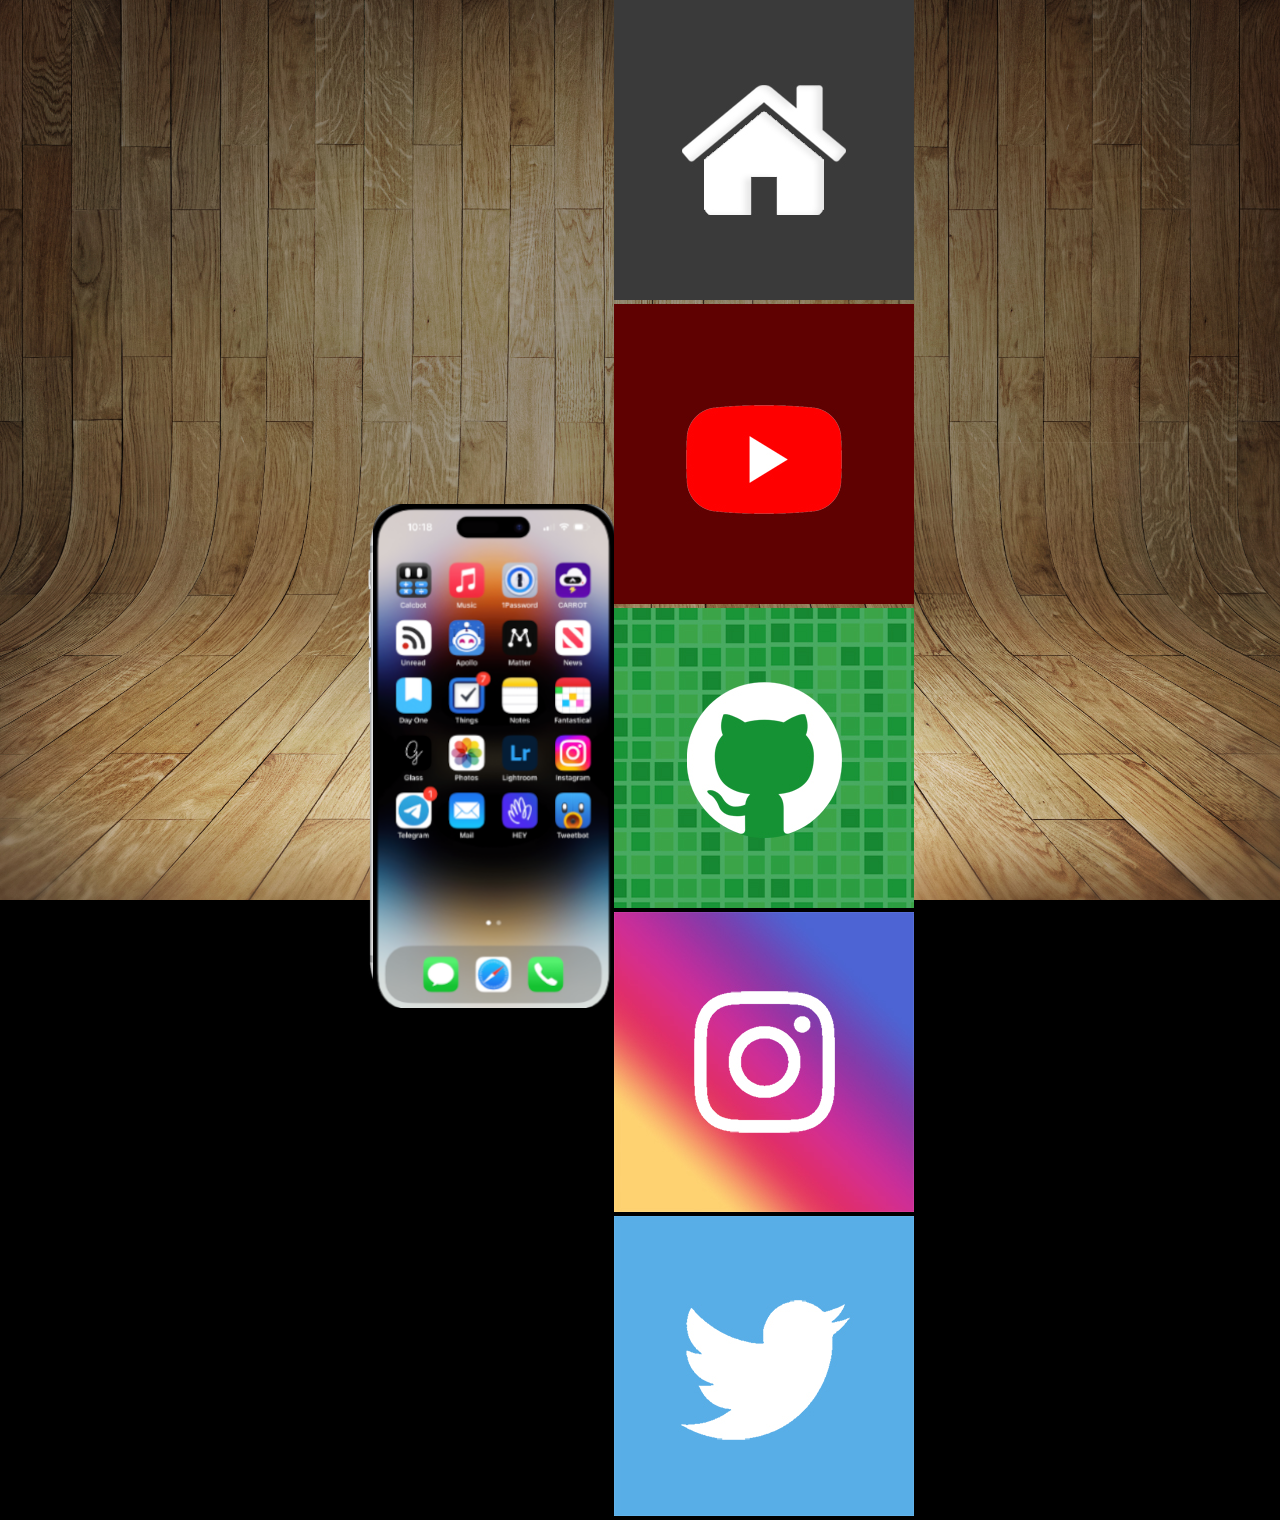
<file: index.html>
<!DOCTYPE html>
<html lang="pt-br">
<head>
    <meta charset="UTF-8">
    <meta name="viewport" content="width=device-width, initial-scale=1.0">
    <link rel="shortcut icon" href="favicon.ico" type="image/x-icon">
    <link rel="stylesheet" href="estilos/style.css">
    <title>Redes Sociais</title>
</head>
<body>
    <main>
        <section id="telefone">
            <iframe src="home.html" frameborder="0" name="tela" id="tela"></iframe>
        </section>
        <section id="redes-sociais">
            <a href="home.html" target="tela"><img src="imagens/logo-home.jpg" alt=""></a><br>
            <a href="youtube.html" target="tela"><img src="imagens/logo-youtube.jpg" alt=""></a><br>
            <a href="github.html" target="tela"><img src="imagens/logo-github.jpg" alt=""></a><br>
            <a href="insta.html" target="tela"><img src="imagens/logo-instagram.jpg" alt=""></a><br>
            <a href="twitter.html" target="tela"><img src="imagens/logo-twitter.jpg" alt=""></a>
            

        </section>
    </main>
    
</body>
</html>
</file>
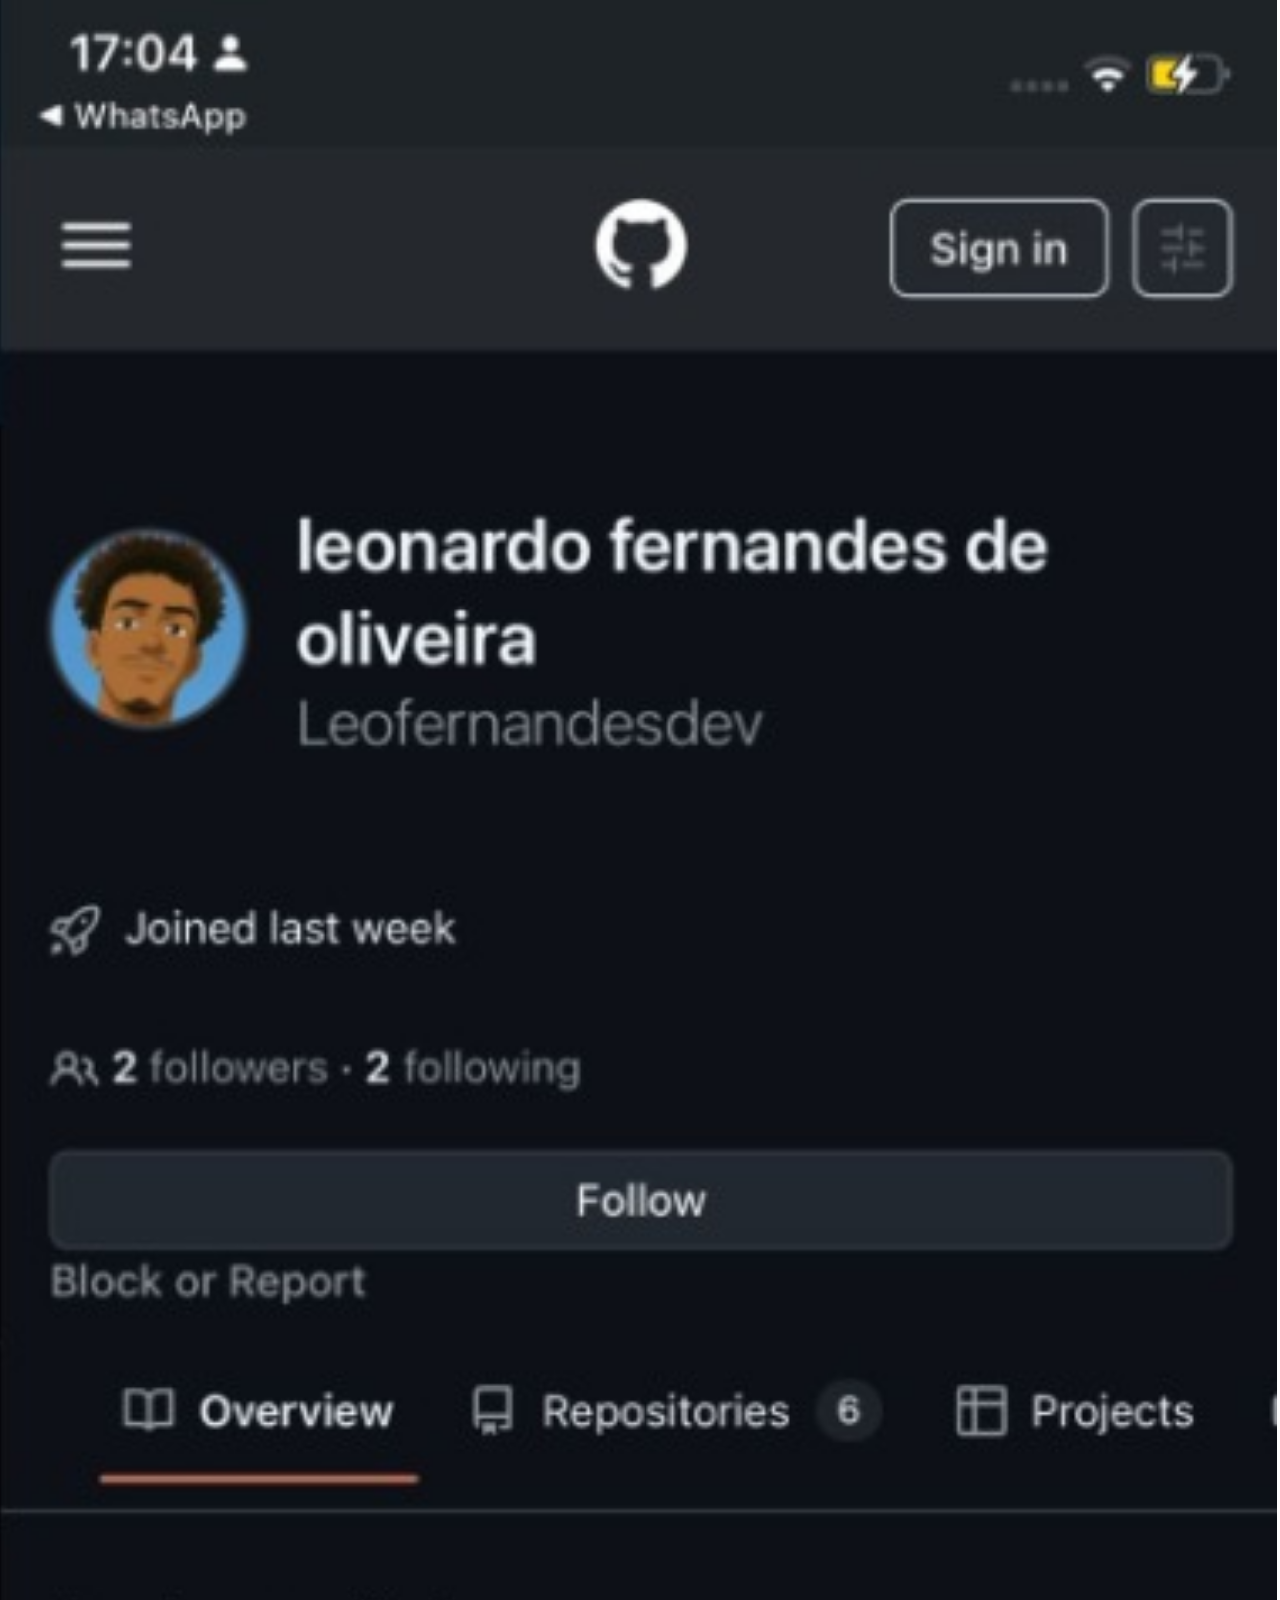
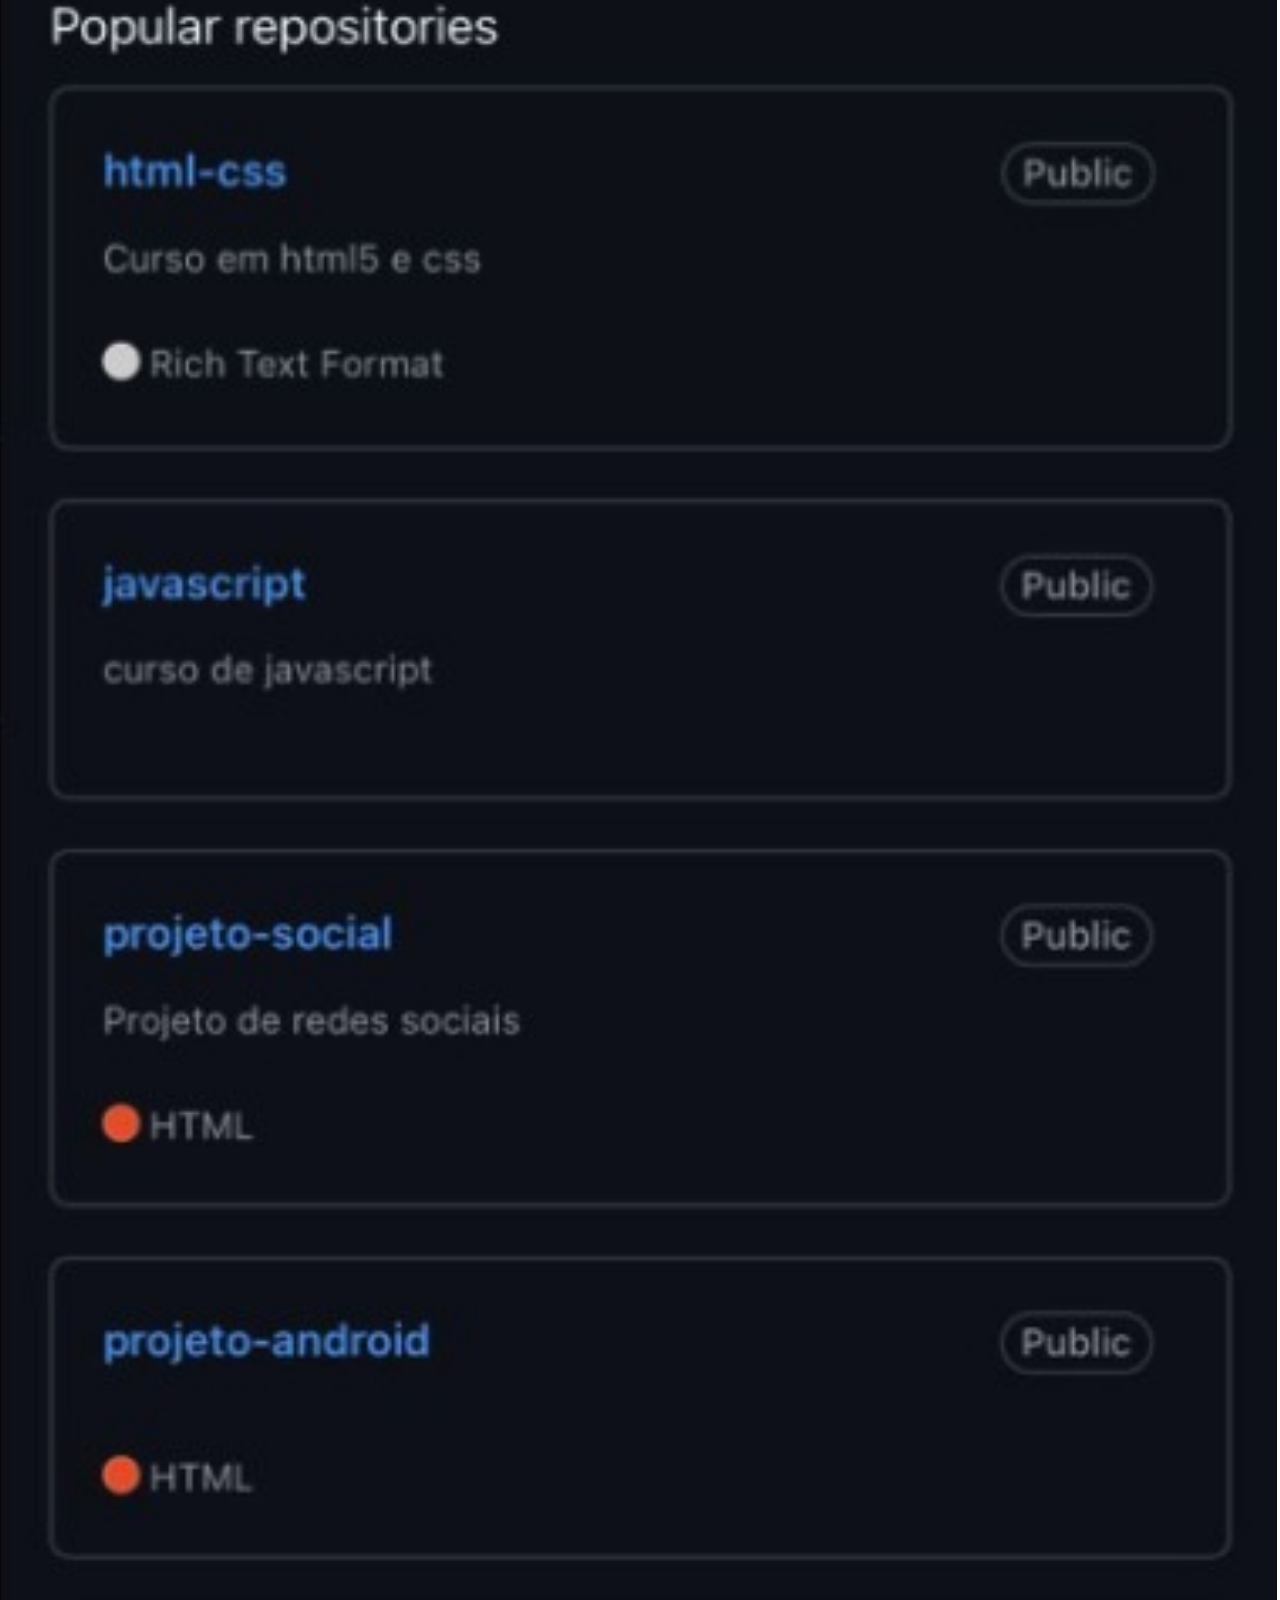
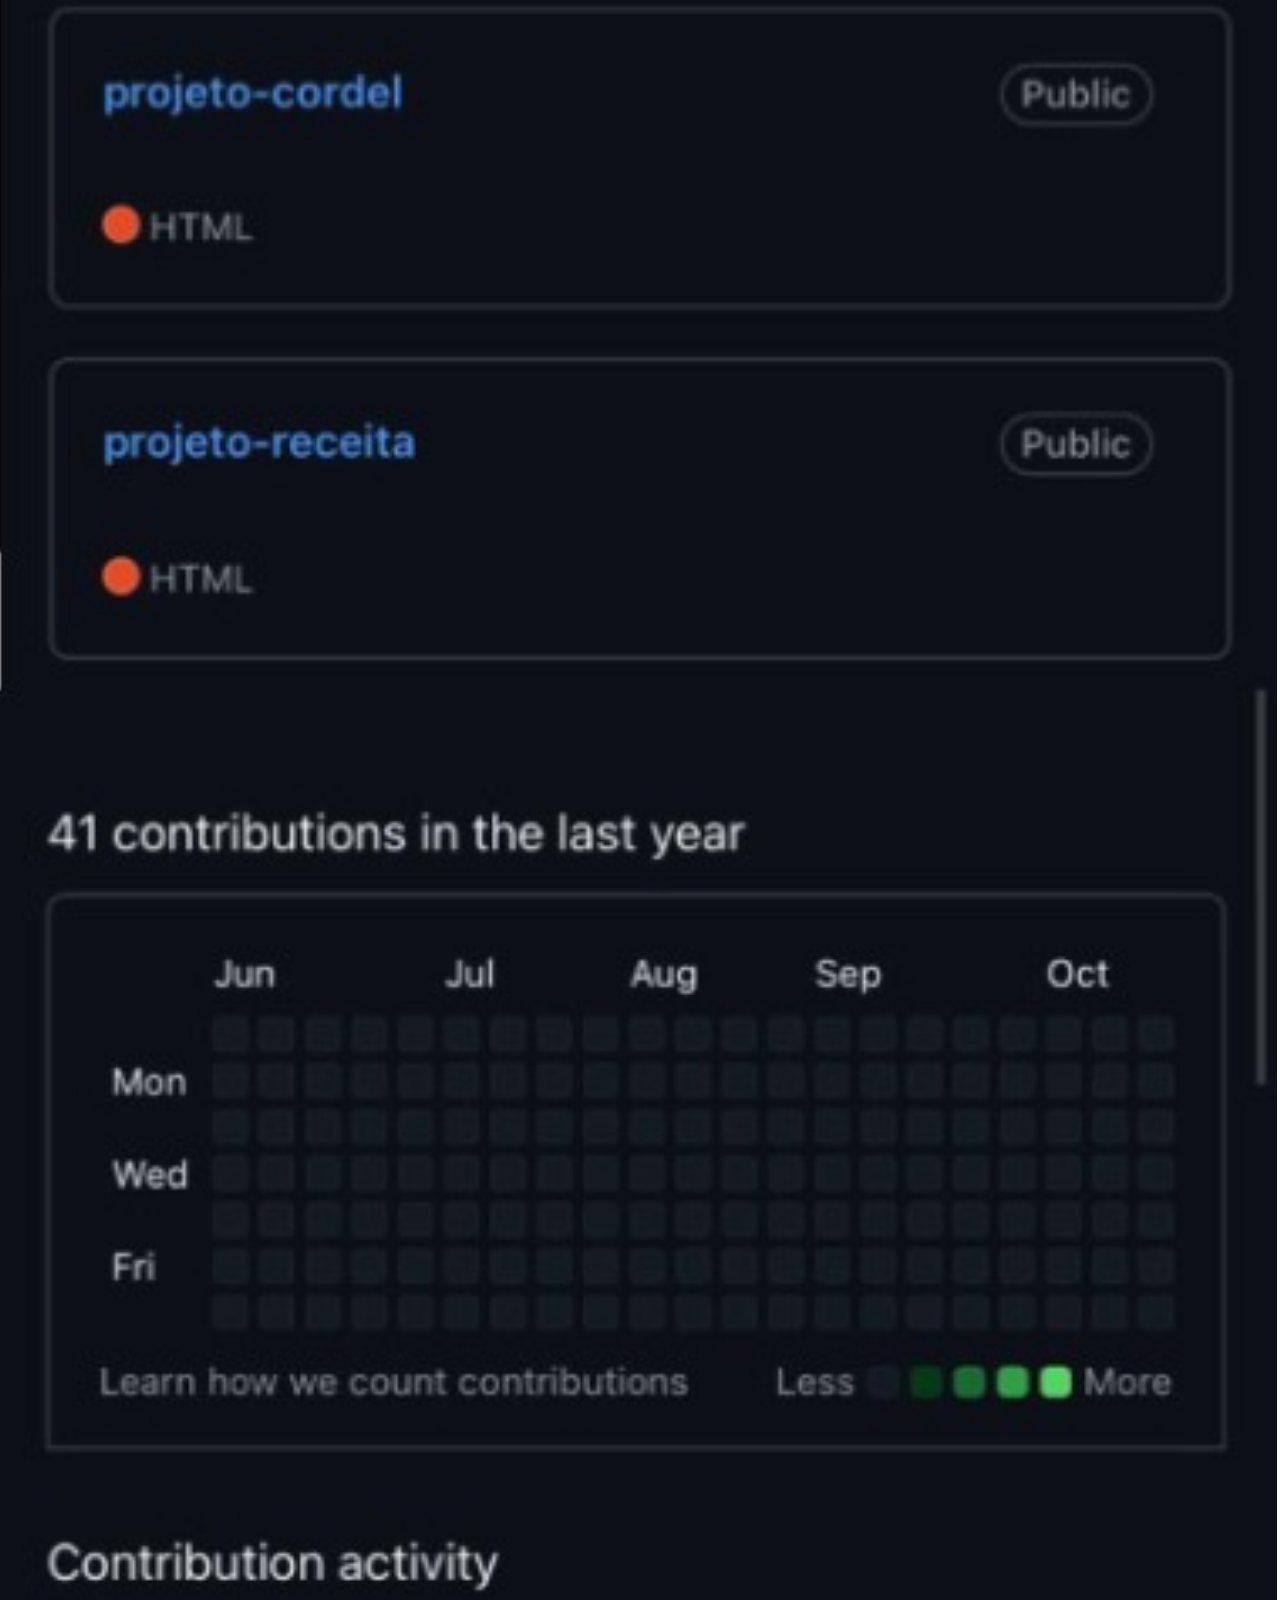
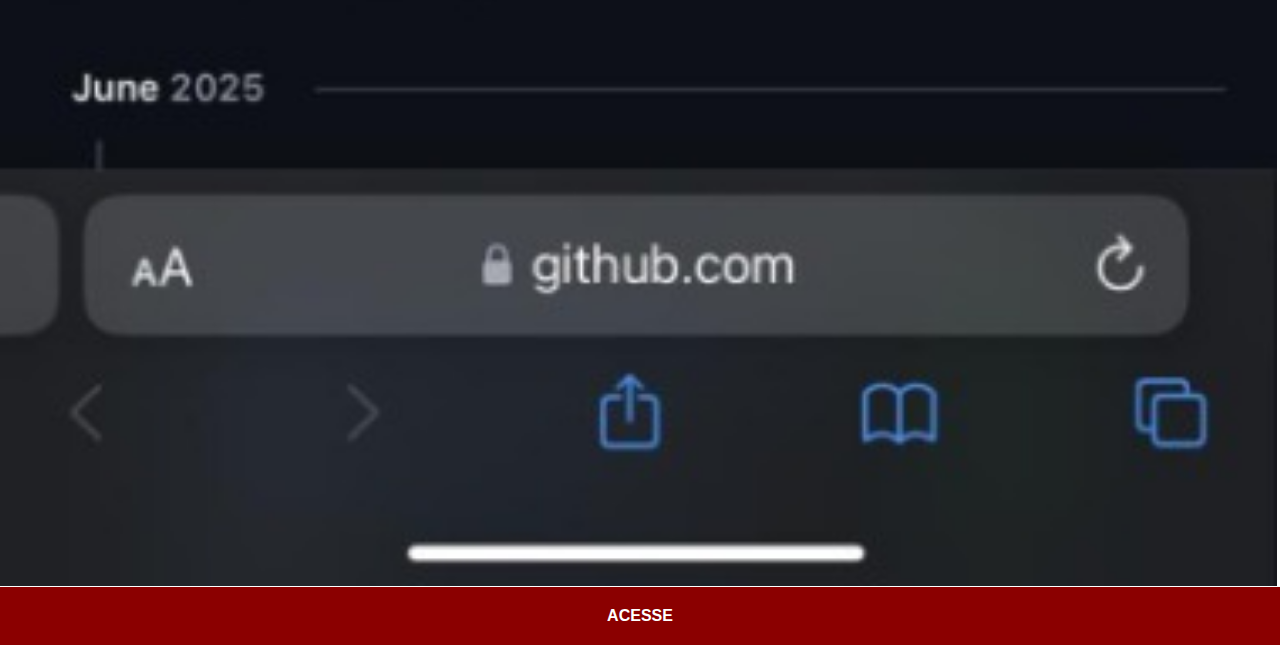
<file: github.html>
<!DOCTYPE html>
<html lang="pt-br">
<head>
    <meta charset="UTF-8">
    <meta name="viewport" content="width=device-width, initial-scale=1.0">
    <title>Github</title>
    <link rel="stylesheet" href="estilos/social.css">
</head>
<body>
    <img src="imagens/tela-github.jpeg" alt="">
    <a href="https://github.com/Leofernandesdev" target="_blank">ACESSE</a>
    
</body>
</html>
</file>
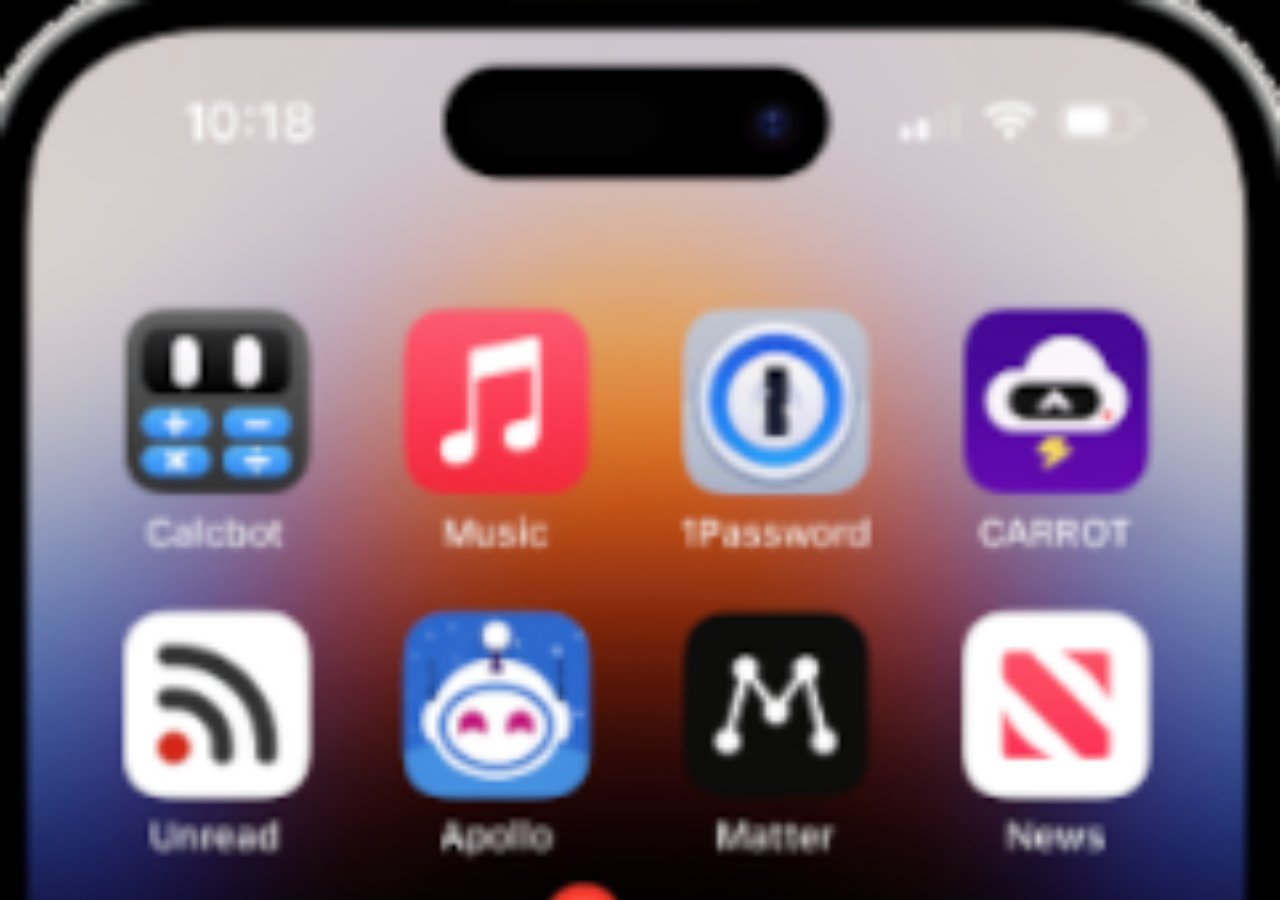
<file: home.html>
<!DOCTYPE html>
<html lang="pt-br">
<head>
    <meta charset="UTF-8">
    <meta name="viewport" content="width=device-width, initial-scale=1.0">
    <title>Home</title>
    <style>
        *{
            margin: 0px;
            padding: 0px;
        }
        body{
            height: 100vh;
            background: black url('imagens/home.png') no-repeat top center;
            background-size:cover;
            overflow: hidden;
        }
    </style>
</head>
<body>
    
</body>
</html>
</file>
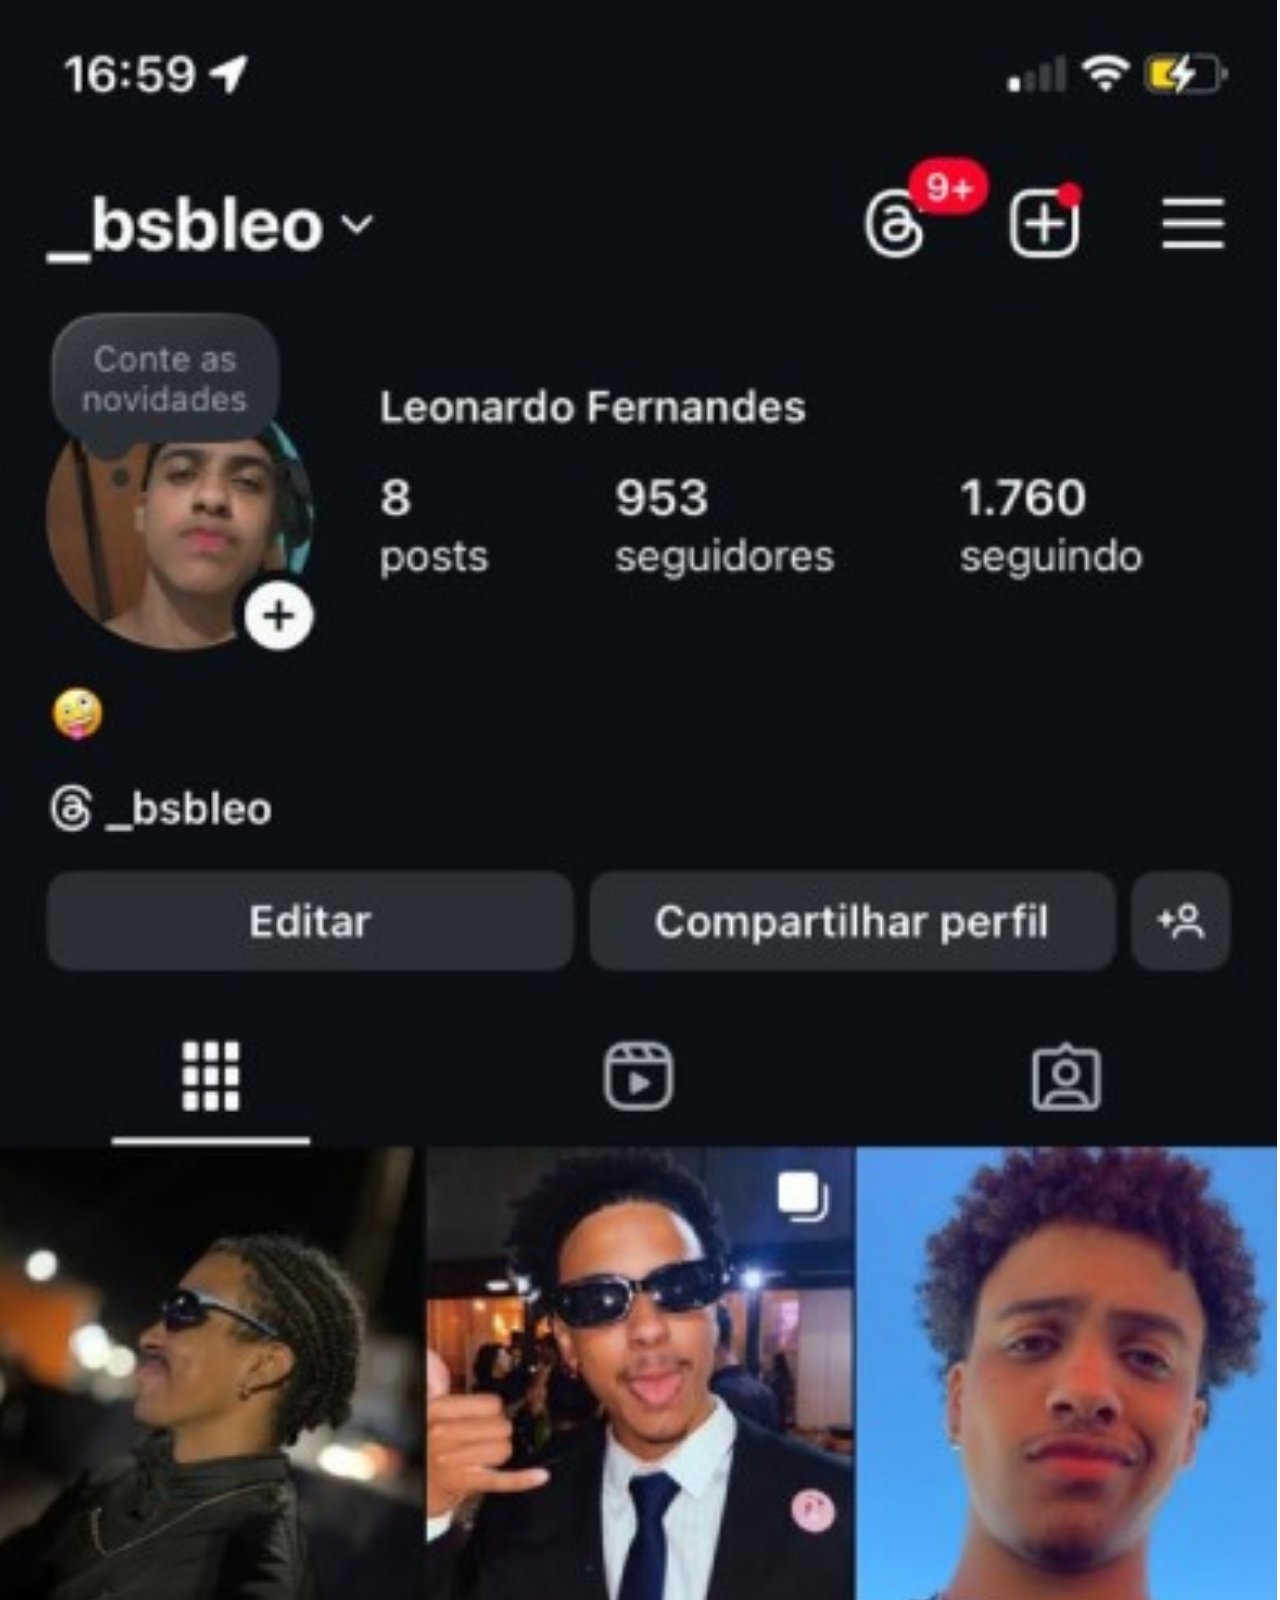
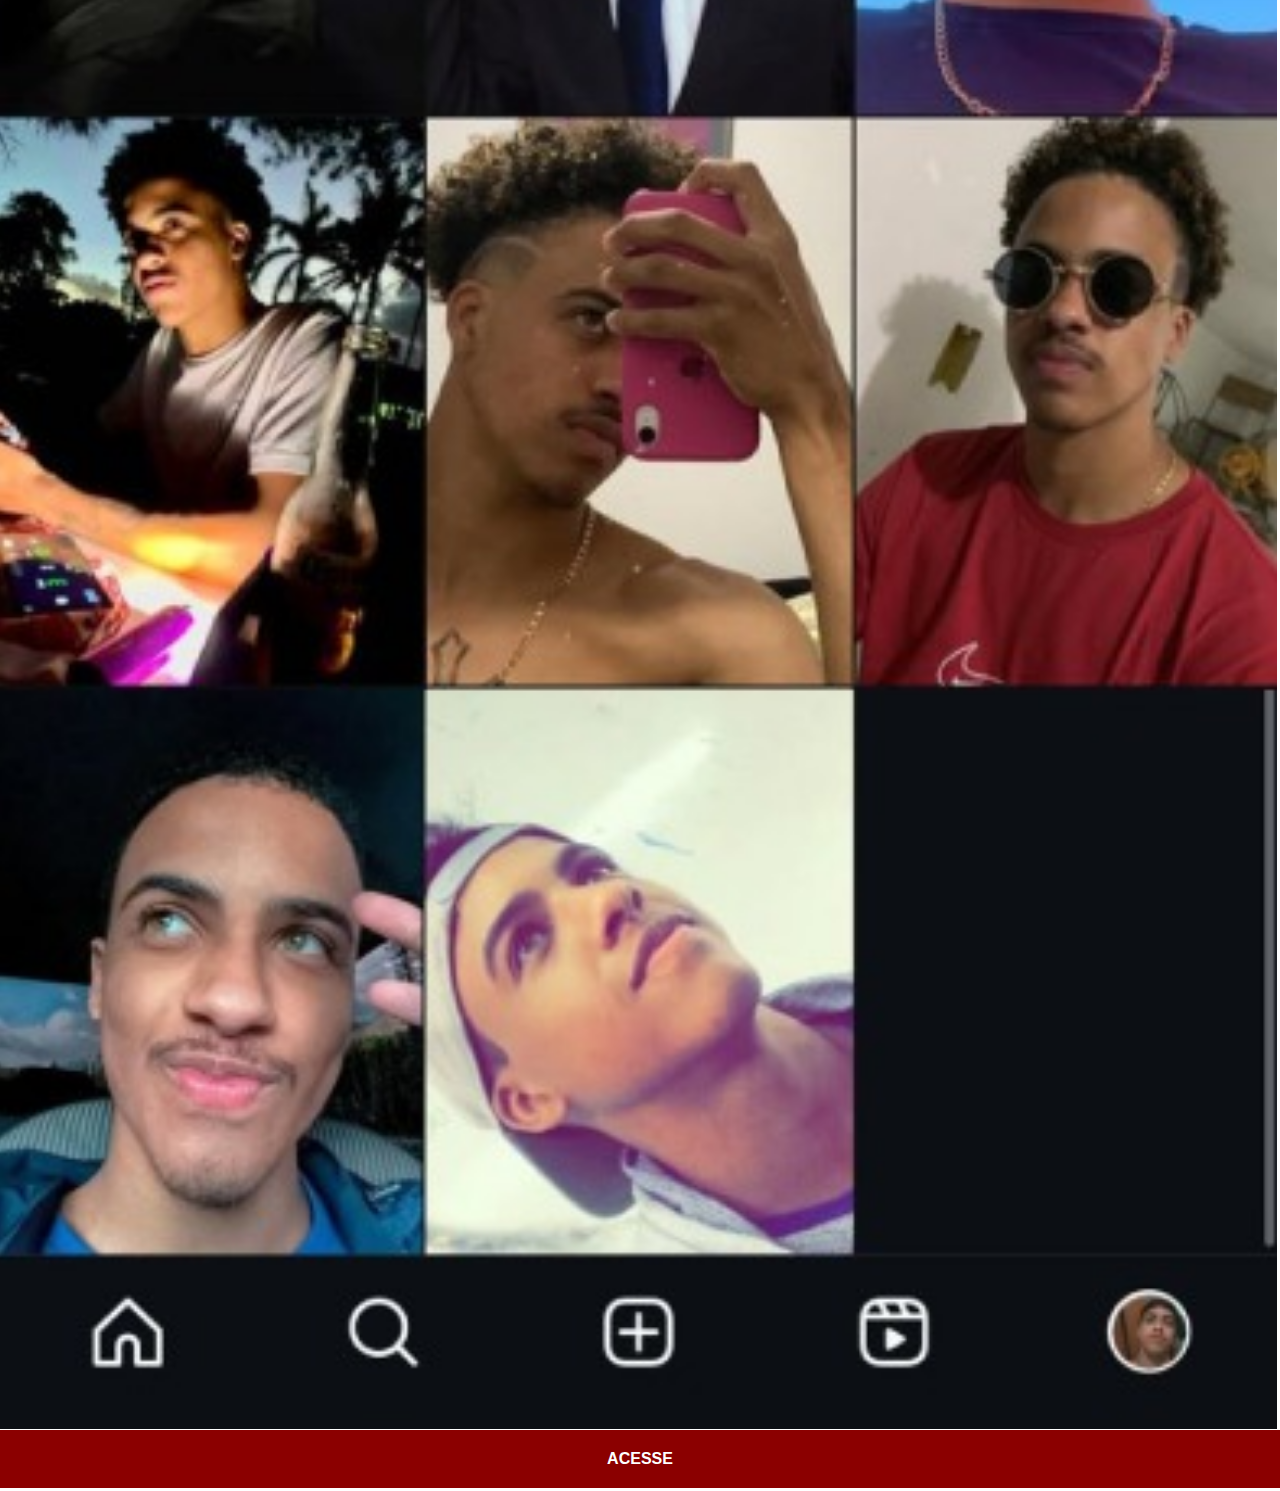
<file: insta.html>
<!DOCTYPE html>
<html lang="pt-br">
<head>
    <meta charset="UTF-8">
    <meta name="viewport" content="width=device-width, initial-scale=1.0">
    <title>Instagram</title>
    <link rel="stylesheet" href="estilos/social.css">
</head>
<body>
    <img src="imagens/tela-instagram.jpeg" alt="">
    <a href="https://www.instagram.com/_bsbleo/" target="_blank">ACESSE</a>
    
</body>
</html>
</file>
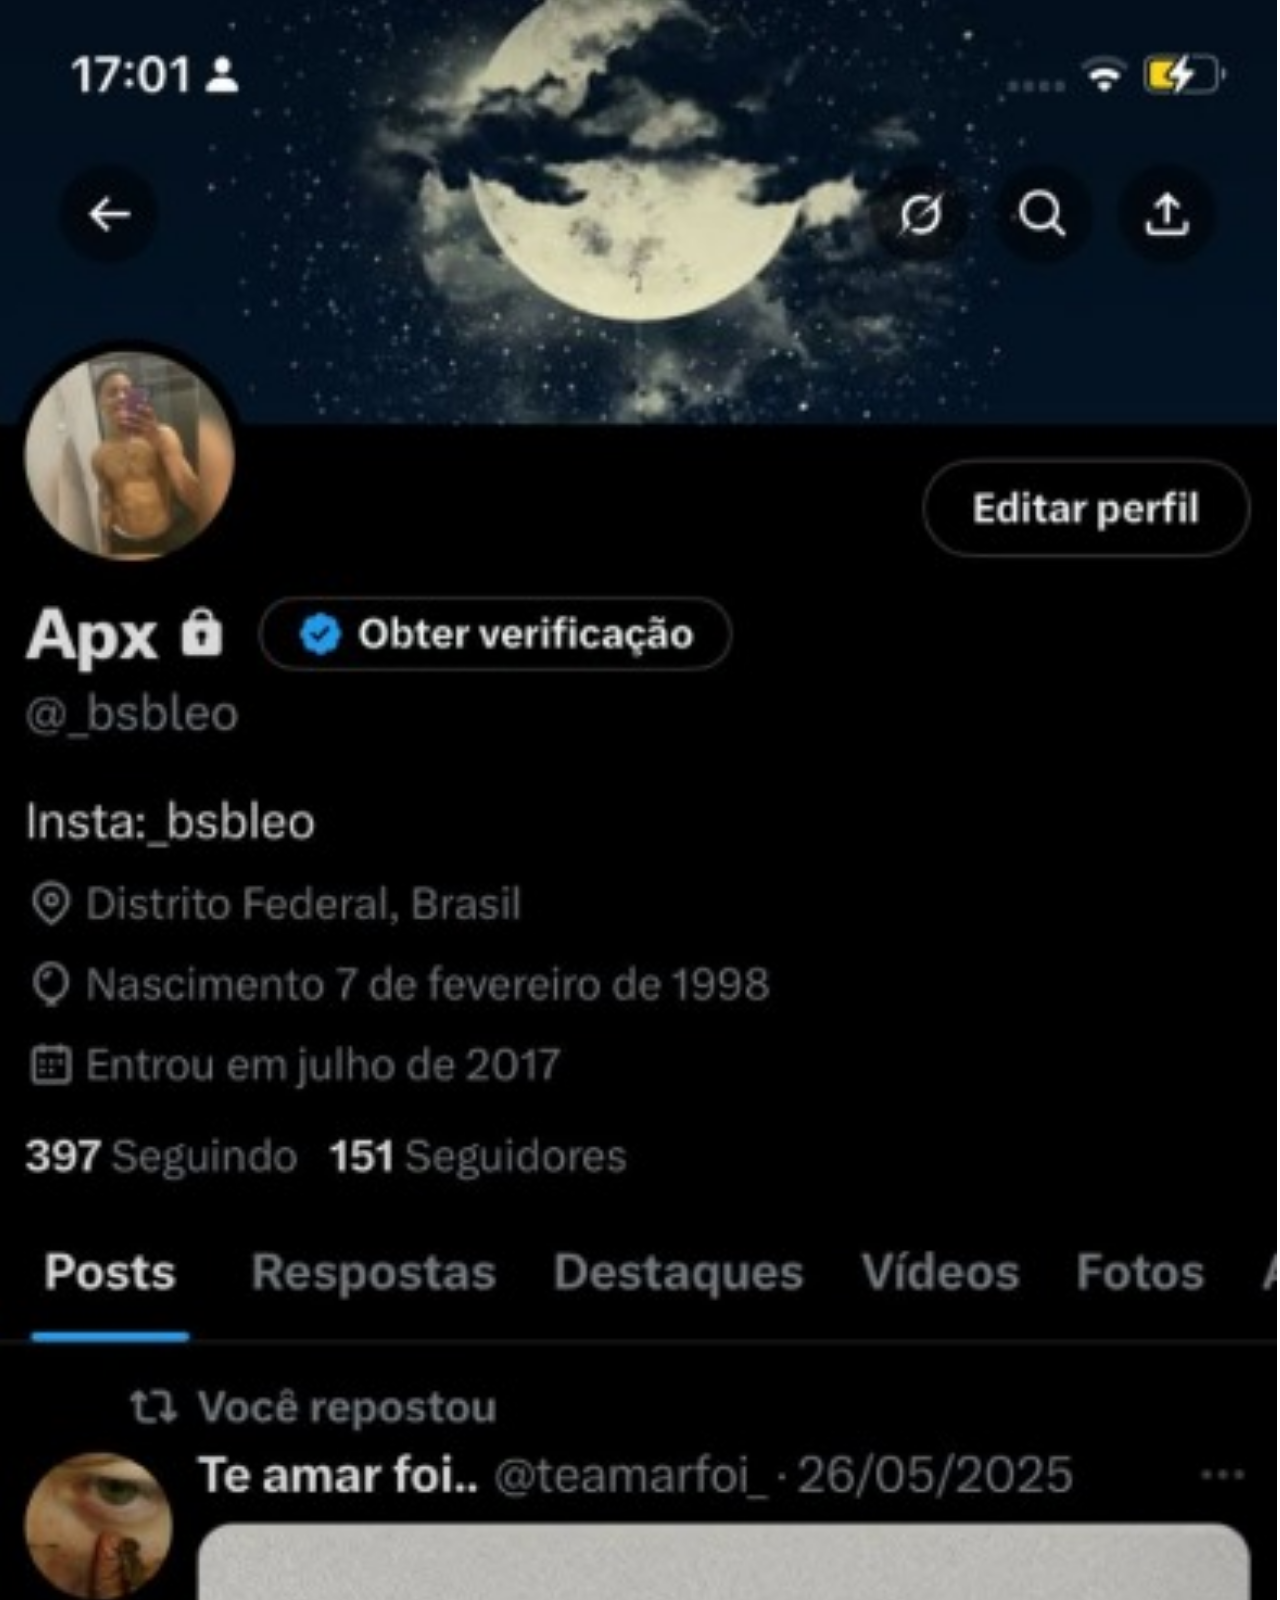
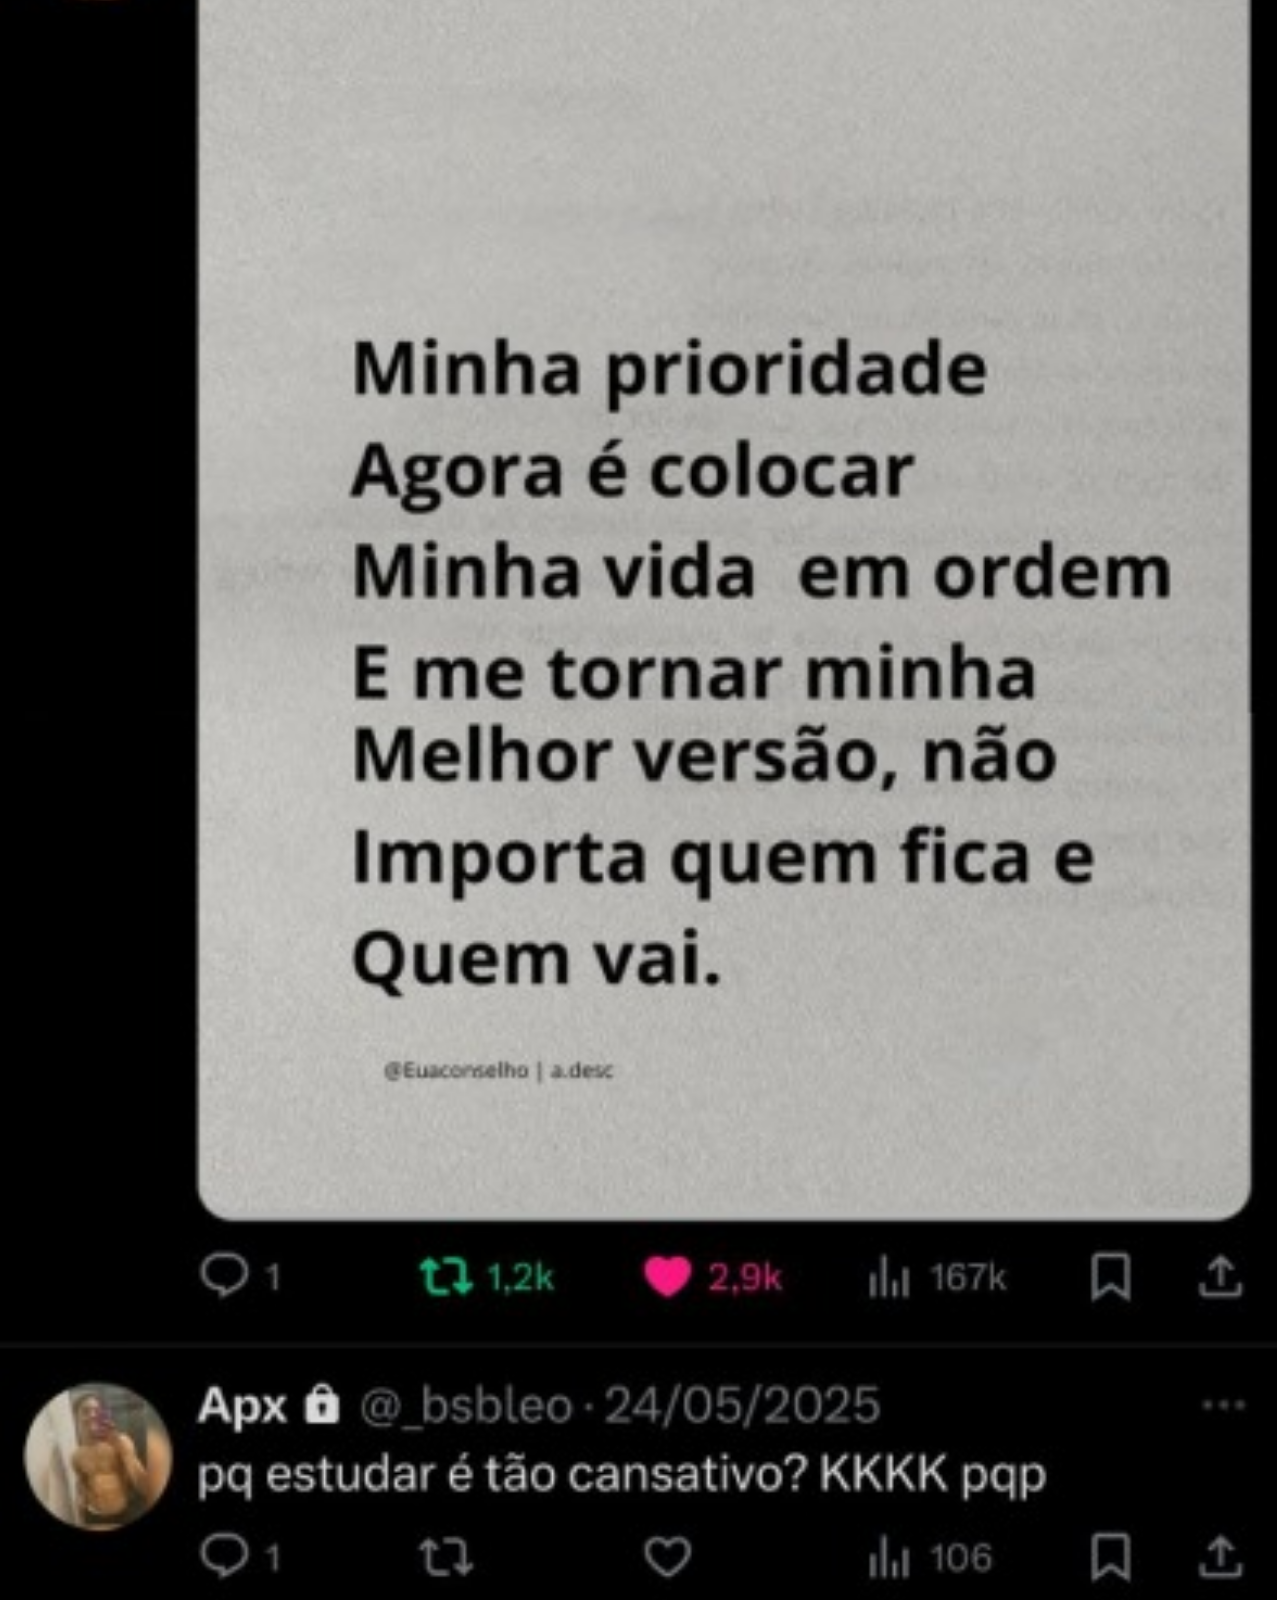
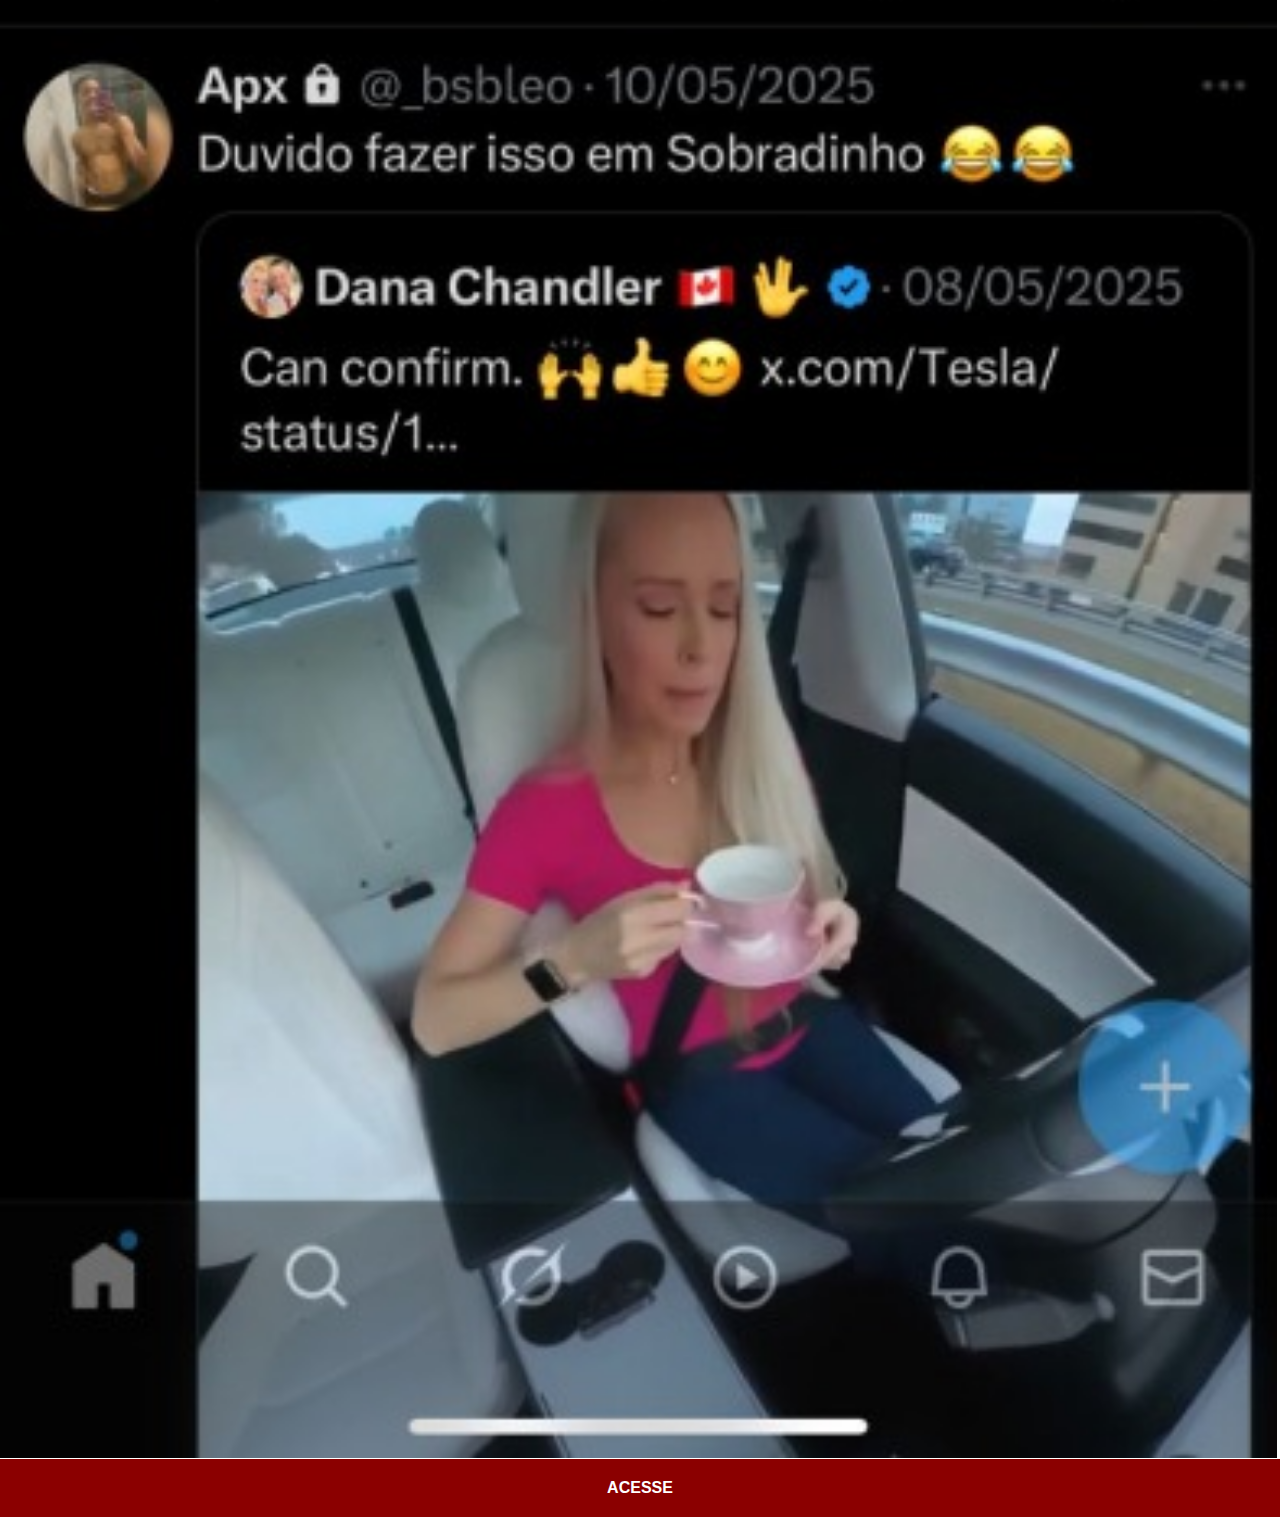
<file: twitter.html>
<!DOCTYPE html>
<html lang="pt-br">
<head>
    <meta charset="UTF-8">
    <meta name="viewport" content="width=device-width, initial-scale=1.0">
    <title>twitter</title>
    <link rel="stylesheet" href="estilos/social.css">
</head>
<body>
    <img src="imagens/tela-twitter.jpeg" alt="">
    <a href="https://x.com/_bsbleo" target="_blank">ACESSE</a>
    
</body>
</html>
</file>
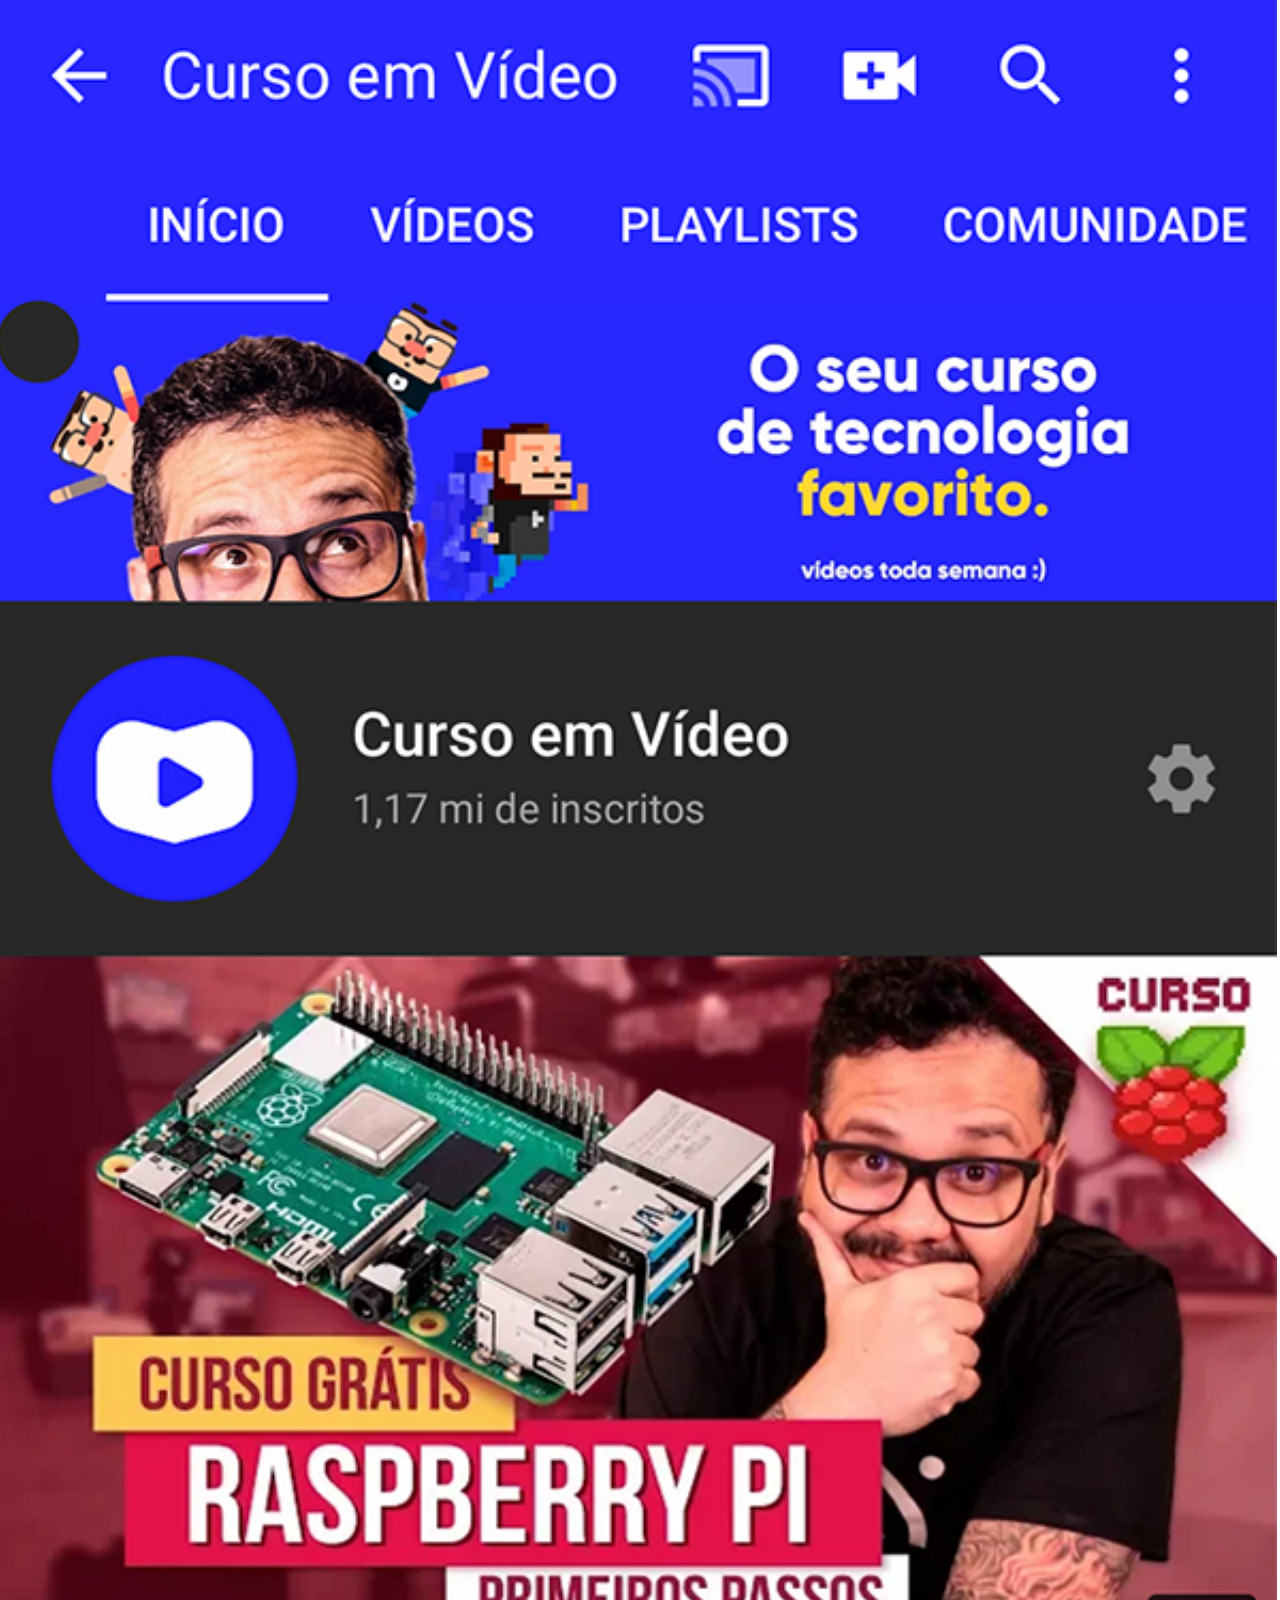
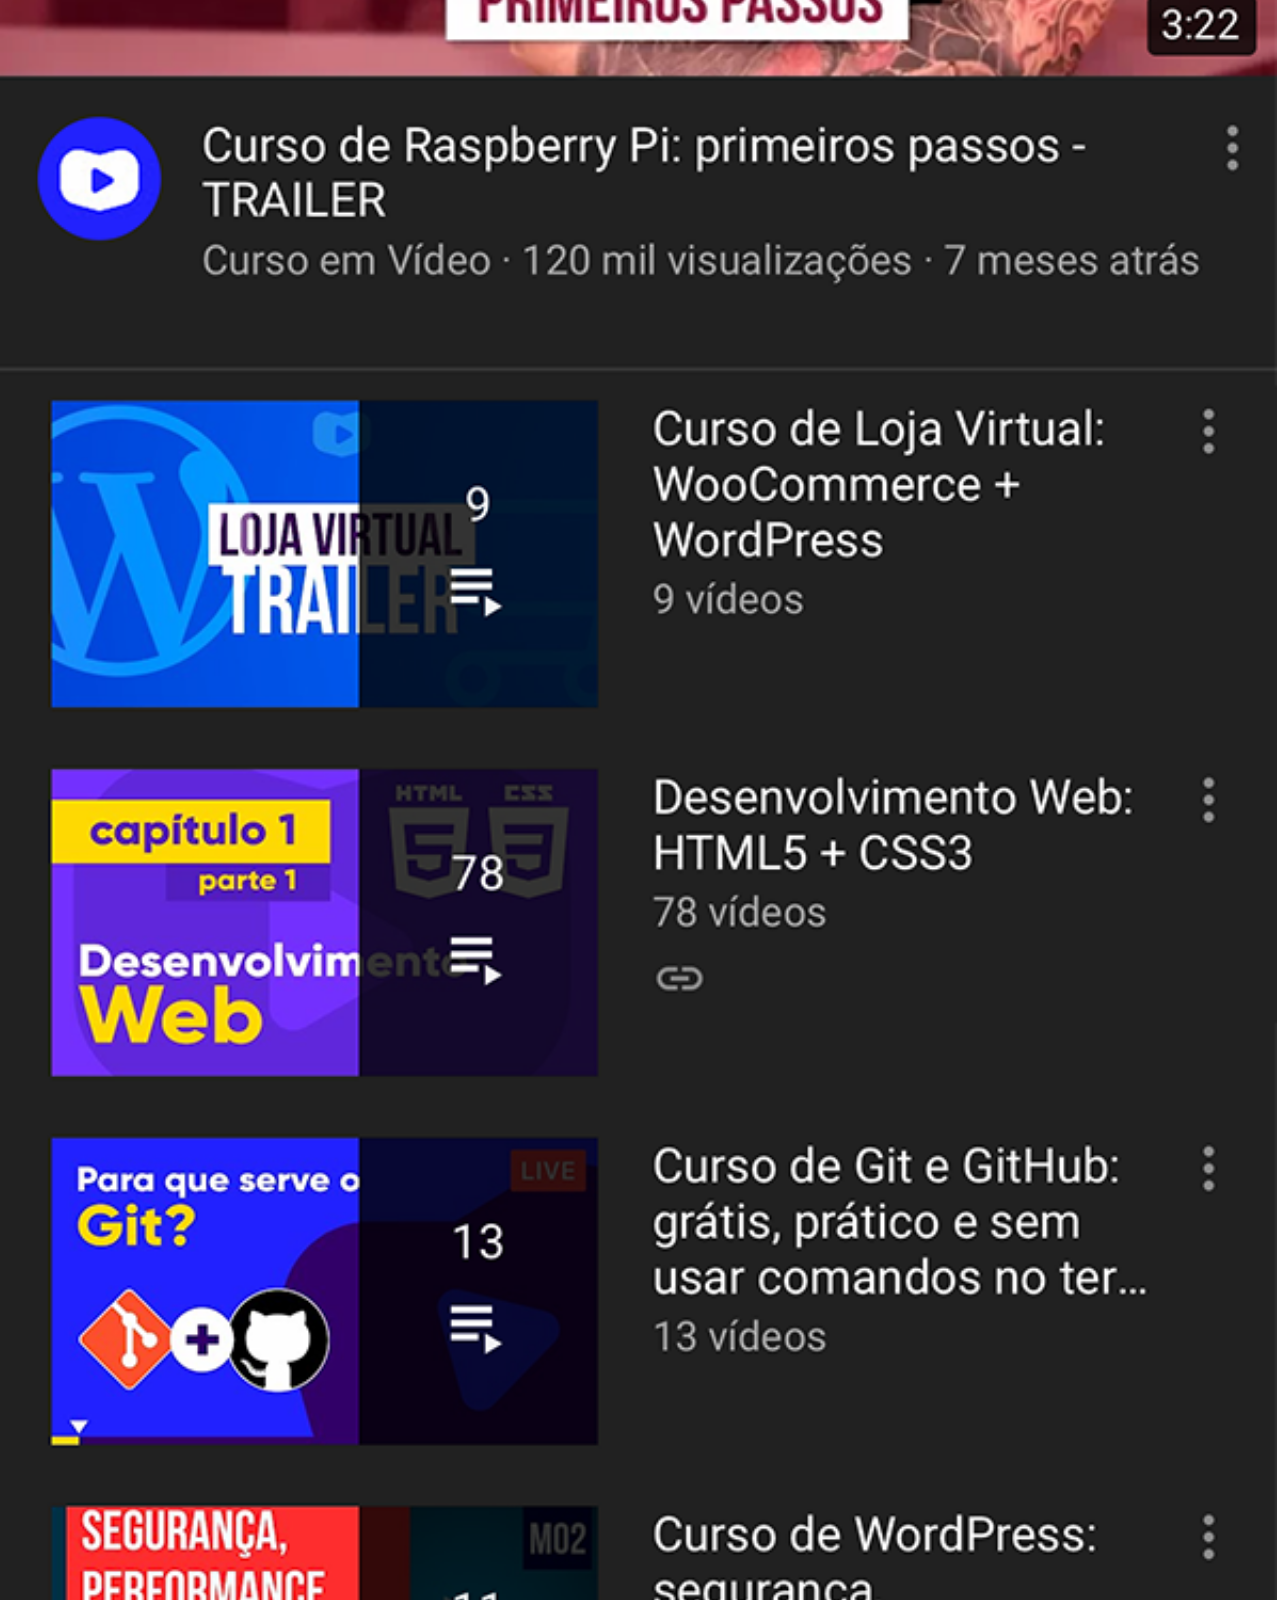
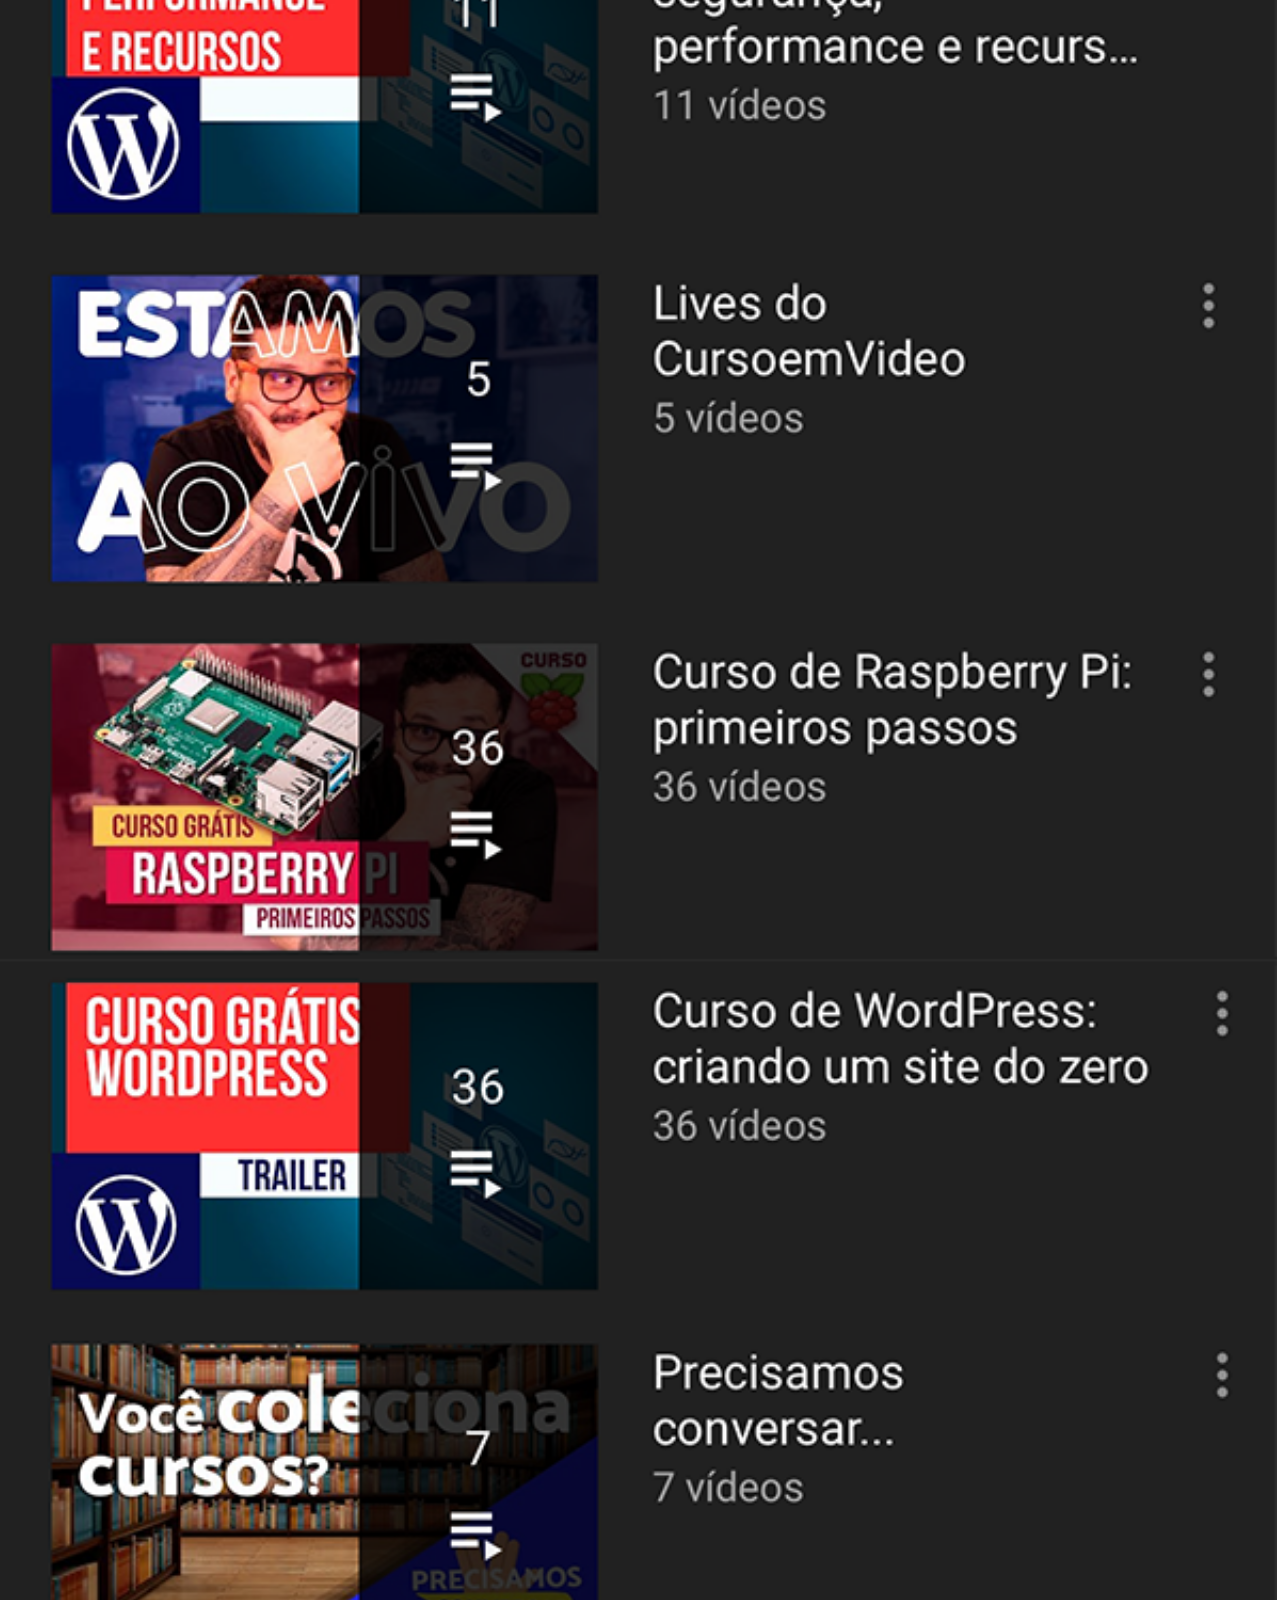
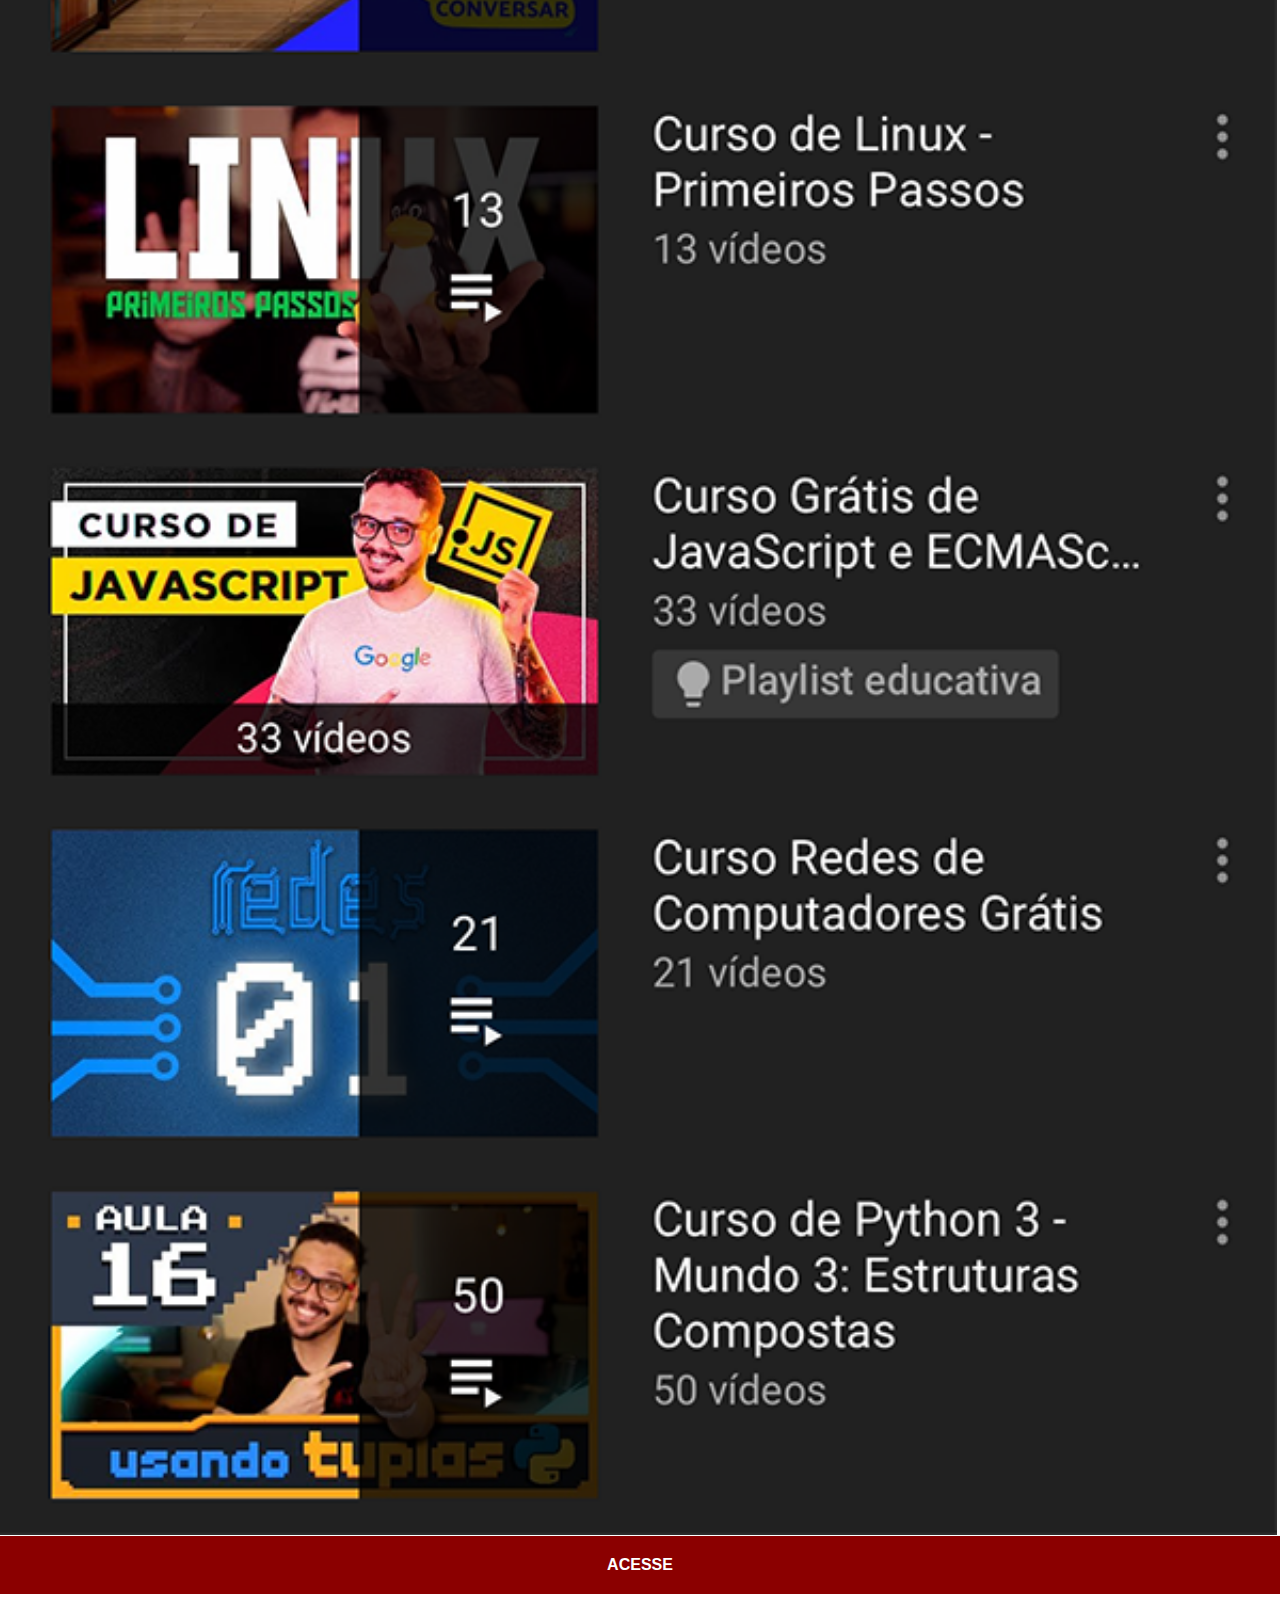
<file: youtube.html>
<!DOCTYPE html>
<html lang="pt-br">
<head>
    <meta charset="UTF-8">
    <meta name="viewport" content="width=device-width, initial-scale=1.0">
    <title>Youtube</title>
    <link rel="stylesheet" href="estilos/social.css">
</head>
<body>
    <img src="imagens/tela-youtube.png" alt="Youtube">
    <a href="https://www.youtube.com/c/CursoemV%C3%ADdeo/playlists" target="_blank">ACESSE</a>
    
</body>
</html>
</file>
<file: estilos/style.css>
@charset "UTF-8";

* {
    margin: 0px;
    padding: 0px;
    font-family: Arial, Helvetica, sans-serif;
}

html, body{
    height: 100%;
    width: 100%;
    background-color: black;
}
body{
    background:black url('../imagens/fundo-madeira.jpg') no-repeat top center;
    background-size: cover;
    height: 100vh;
    
}
main{
    min-height: 100vh;
    background-color: transparent;
    display: flex;
    justify-content: center;
    align-items: center;
    position: relative;
}
iframe#tela{
    position:absolute;
    top: 0;
    left: 2.8%;
    width: 97.4%;
    height: 98.5%;
    border: none;
    border-radius: 28px;
    
}

section#telefone{
    height: 40vw;
    width: (90vw, 400px);
    aspect-ratio: 603 / 1245;
    background: url('../imagens/frame-iphone.png') no-repeat;
    background-size: contain;
    position: relative;
}
</file>
<file: estilos/social.css>
@charset "UTF-8";

 *{
            margin: -2px;
            padding: 1px;
            font-family: Arial, Helvetica, sans-serif;
           
        }
        ::-webkit-scrollbar{
            width: 0px;
            height: 0px;
        }
        img{
            width: 100vw;

        }
        a{
            display: block;
            background-color: darkred;
            color: white;
            padding: 20px;
            text-align: center;
            font-weight: bolder;
            text-decoration: none;
        }
        a:hover{
            background-color: red;
        }
</file>
